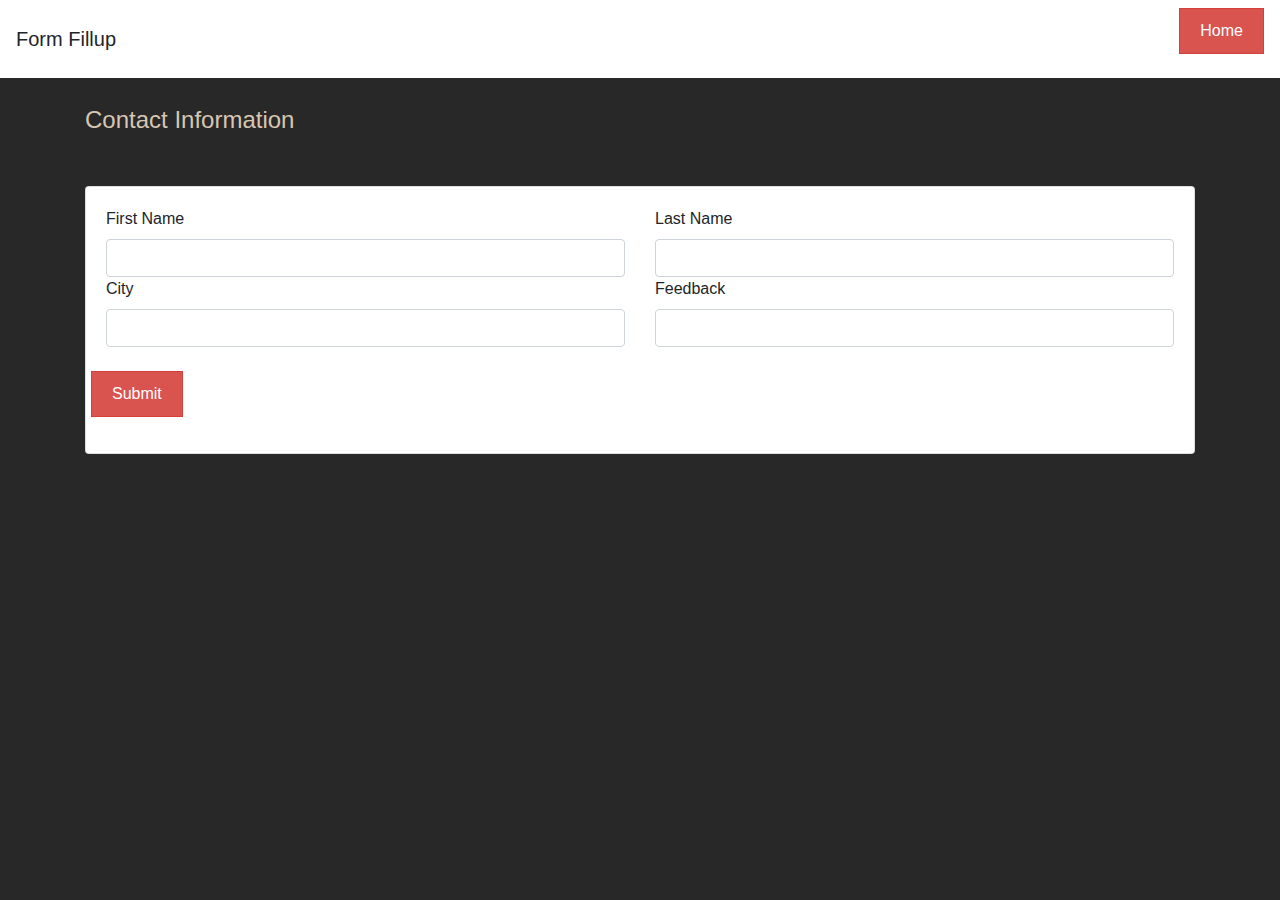
<file: contact.html>
<html>
  <head>
  <!-- Bootstrap CSS -->
    <link rel="stylesheet" href="https://stackpath.bootstrapcdn.com/bootstrap/4.5.2/css/bootstrap.min.css" integrity="sha384-JcKb8q3iqJ61gNV9KGb8thSsNjpSL0n8PARn9HuZOnIxN0hoP+VmmDGMN5t9UJ0Z" crossorigin="anonymous">
    <script src="https://code.jquery.com/jquery-3.5.1.slim.min.js" integrity="sha384-DfXdz2htPH0lsSSs5nCTpuj/zy4C+OGpamoFVy38MVBnE+IbbVYUew+OrCXaRkfj" crossorigin="anonymous"></script>
    <script src="https://cdn.jsdelivr.net/npm/popper.js@1.16.1/dist/umd/popper.min.js" integrity="sha384-9/reFTGAW83EW2RDu2S0VKaIzap3H66lZH81PoYlFhbGU+6BZp6G7niu735Sk7lN" crossorigin="anonymous"></script>
    <script src="https://stackpath.bootstrapcdn.com/bootstrap/4.5.2/js/bootstrap.min.js" integrity="sha384-B4gt1jrGC7Jh4AgTPSdUtOBvfO8shuf57BaghqFfPlYxofvL8/KUEfYiJOMMV+rV" crossorigin="anonymous"></script>
    <title>Contact</title>
      <style>

          .btn-danger{
      border-radius: 0;
      padding: 10px 20px;
            color: #fff;
    background-color: #d9534f;
    border-color: #d43f3a;
    }
  
          </style>

  </head>

    <body style="background-color:#282828;">
  <!-- Java Script -->
    <script src="https://code.jquery.com/jquery-3.5.1.slim.min.js" integrity="sha384-DfXdz2htPH0lsSSs5nCTpuj/zy4C+OGpamoFVy38MVBnE+IbbVYUew+OrCXaRkfj" crossorigin="anonymous"></script>
    <script src="https://cdn.jsdelivr.net/npm/popper.js@1.16.1/dist/umd/popper.min.js" integrity="sha384-9/reFTGAW83EW2RDu2S0VKaIzap3H66lZH81PoYlFhbGU+6BZp6G7niu735Sk7lN" crossorigin="anonymous"></script>
    <script src="https://stackpath.bootstrapcdn.com/bootstrap/4.5.2/js/bootstrap.min.js" integrity="sha384-B4gt1jrGC7Jh4AgTPSdUtOBvfO8shuf57BaghqFfPlYxofvL8/KUEfYiJOMMV+rV" crossorigin="anonymous"></script>


    <!-- Navbar-->
    <nav class="navbar navbar-white bg-white">
      <span class="navbar-brand mb-0 h1">Form Fillup</span>
    <ul class="right hide-on-med-and-down">

     <a href="index.html" class="btn btn-danger">Home</a>
    </ul>
      </nav>



    <div class="container">
      <br>

      <!--Form-->
      <form action="mailto:predicthub1234@gmail.com " method="POST" enctype="multipart/form-data" name="EmailForm">
        <fieldset>
        <legend><p style ="color :#d6c6b2;">Contact Information</p></legend><br>
          <div class="card card-body" >
            <div class="form-group  row">
            <div class="col-sm-6">
              <label for="bp">First Name</label>
              <input class="form-control" type="text" required="required" size="19" name="First-Name =">
            </div>
            <div class="col-sm-6">
                  <label for="sg">Last Name</label>
                 <input class="form-control" type="text" required="required" size="19" name="Last-Name =">
            </div>
            <div class="col-sm-6">
                  <label for="al">City</label>
                 <input class="form-control" type="text" required="required" size="19" name="city-Name =">
            </div>
            <div class="col-sm-6">
              <label for="su">Feedback</label>
              <input class="form-control" type="text" required="required" size="19" name="Feedback =">
            </div>

            <div class="form-grou">
              <br>
                <button class="btn btn-danger" type="submit">Submit</button>
                <br>

            <!--Prediction Result-->

                       </div>

                 </fieldset>
                </form>

              </div>

            </body>
           </html>
</file>
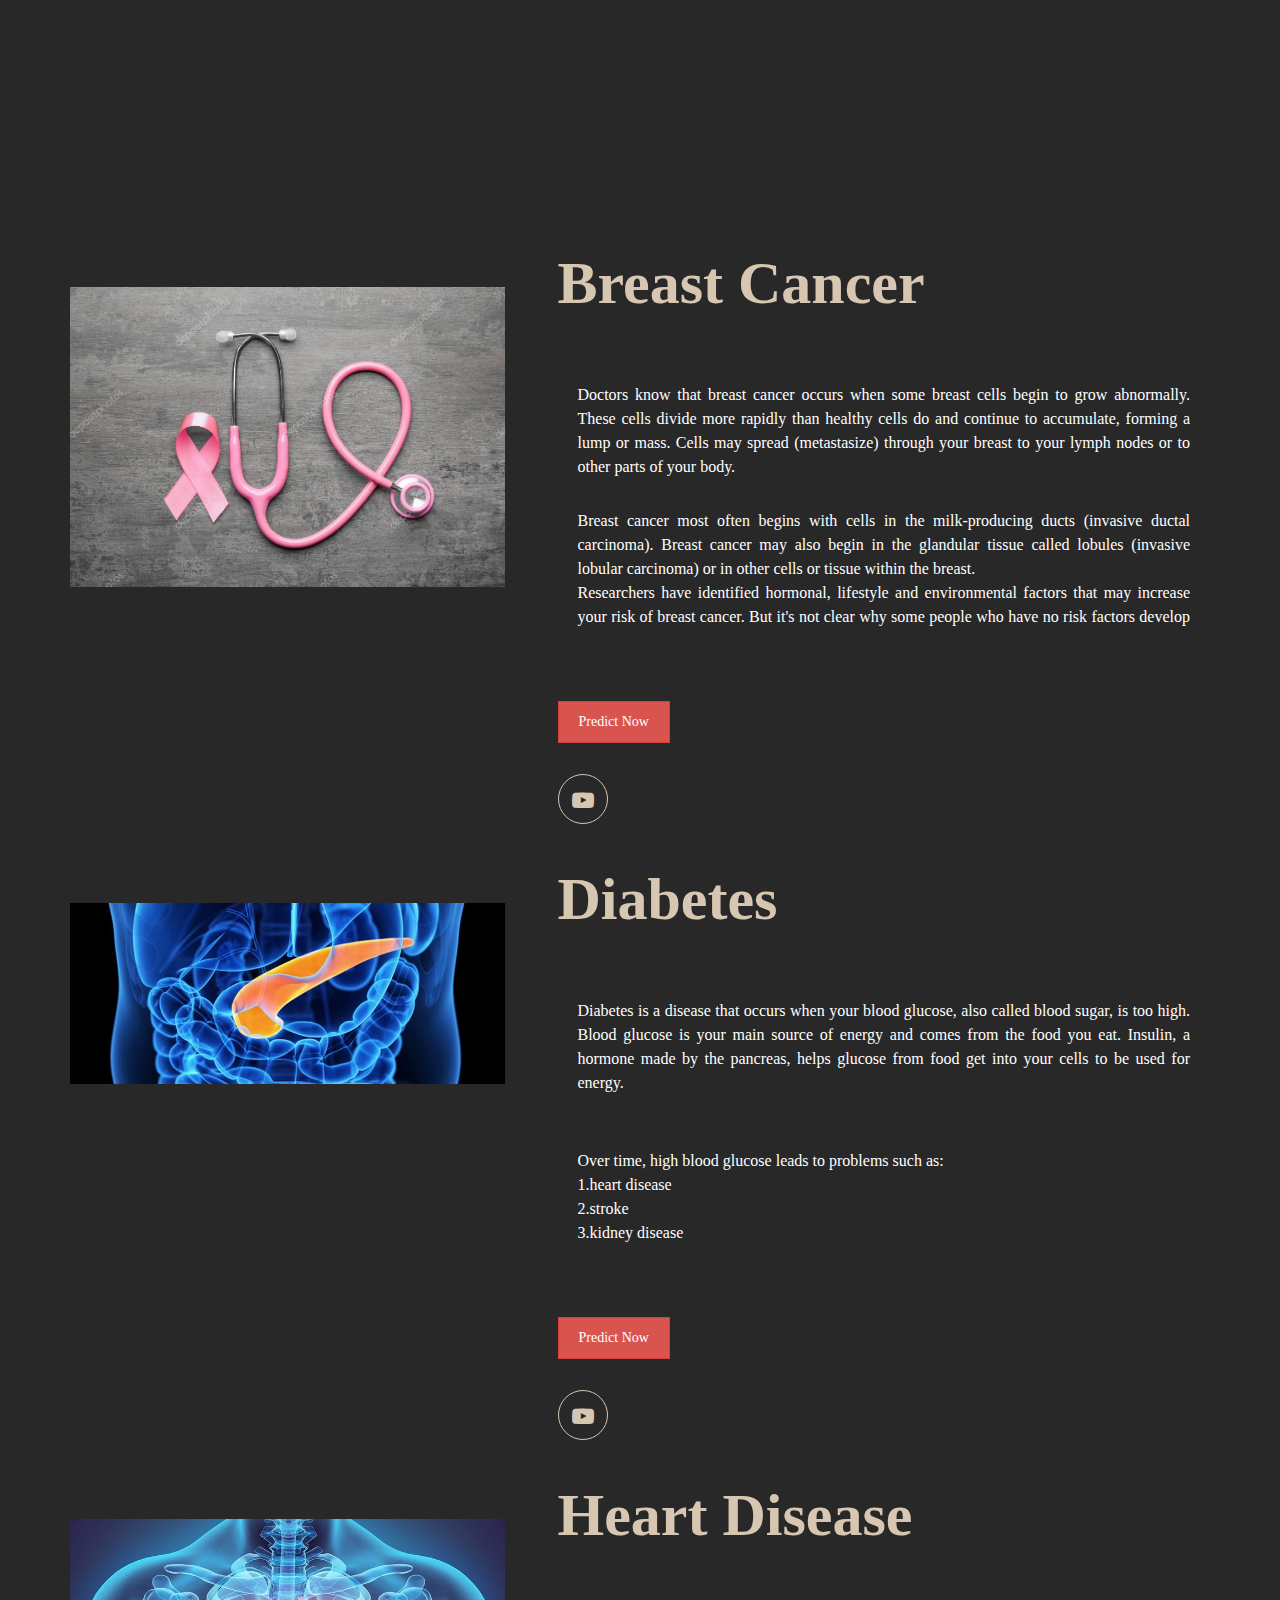
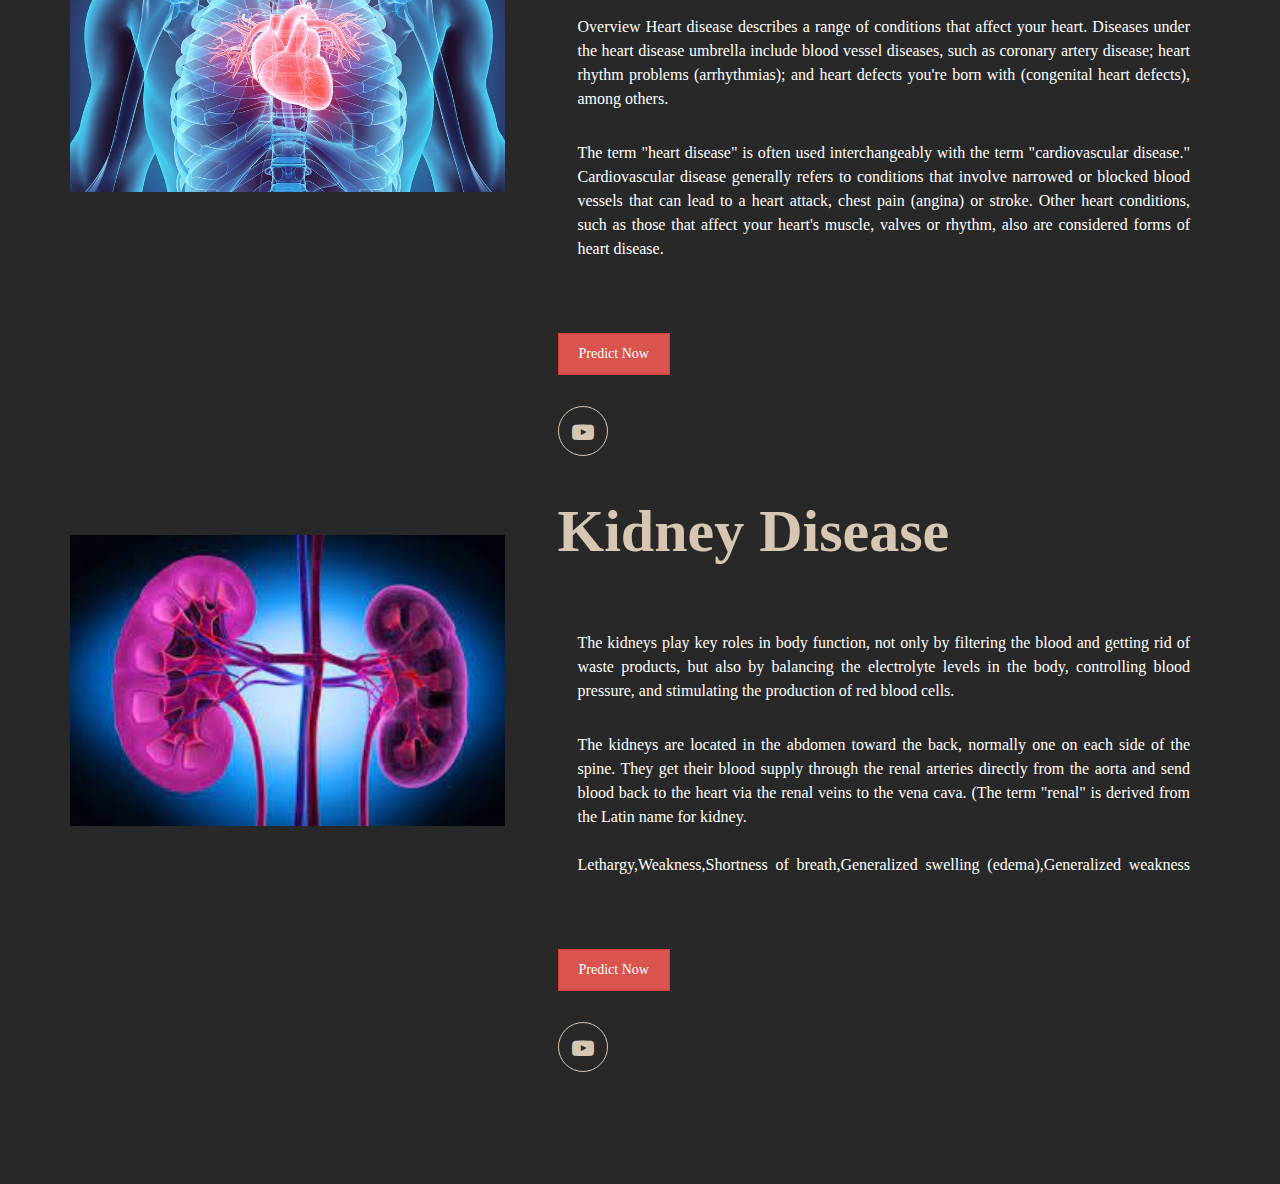
<file: ourservice/ourservice.html>
<!DOCTYPE html>
 <html lang="en">
 <head>
 	<meta charset="UTF-8">
 	<title>Our Service</title>

 	<link rel="stylesheet" href="https://maxcdn.bootstrapcdn.com/bootstrap/3.3.7/css/bootstrap.min.css">

 	<link rel="stylesheet" href="https://cdnjs.cloudflare.com/ajax/libs/font-awesome/4.7.0/css/font-awesome.min.css">

 	<style>

*{
	margin: 0;
	padding: 0;
	box-sizing: border-box;
}

::-webkit-scrollbar {
  position: absolute;
  width: 10px;
  margin-left: 100px;


}

/* Track */
::-webkit-scrollbar-track {

  box-shadow: inset 0 0 2px rgb(255, 255, 255);
  border-radius: 10px;

}

/* Handle */
::-webkit-scrollbar-thumb {
  background: rgb(248, 112, 97);
  border-radius: 50px;
}


		body{
			background: #282828;
			font-family: tahoma;
			text-align: justify;
			/* overflow: hidden; */

		}

		#about{
			padding-top: 98px;
			padding-bottom: 101px;
		}


		.fa-play{
			font-size: 100px;

		}


		#about .p-first{
			margin-bottom: 30px;
		}


		#about h2{
			margin-bottom: 47px;
			margin-top: 12px;

		}


		#about .social-link-text{
			margin-top: 50px;
			margin-bottom: 25px;

		}

		#about .about-link{
			padding-left: 0px;
		}

		#about .about-link li{
			display: inline-block;
		}

		#about .about-link li a i{
			width: 50px;
			height: 50px;
			border-radius: 50%;
			line-height: 50px;
			text-align: center;
			border: 1px solid #d6c6b2;
			margin-right: 10px;
			font-size: 22px;
			color: #d6c6b2;
			transition: all .3s;

		}


		#about .about-link li a i:hover{
			color: #222222;
			background: #d6c6b2;
			border-color: #d6c6b2;

		}


		#about .about-img img {
			position: relative;
		width: 95%;
		margin-top: 15%;
		}

		.color-3{
			color: #d6c6b2;
			font-size: 6rem;
		}


		.text-white {
			color: white;
		}
		ol{
			color: white;
			list-style-type: circle;
		}

		p{
			margin-bottom: 0;
			font-size: 16px;
			line-height: 24px;
			color: #d6c6b2;
		}

		.btn-danger{
			border-radius: 0;
			padding: 10px 20px;
		}
		.data{
			height: 30vh;
			overflow: auto;
			padding: 20px;
		}


	</style>


 </head>
 <body><br>
 <br>
 <br>
 <br>
 <br>
 <br>




 	<section id="about">
		 <div class="ball">

		 </div>

	<div class="container">
		<div class="row">
		<div class="col-md-5">
			<div class="about-img">

            <img class="man" src="bc.jpg" alt="">

			</div>
		</div>




		<br>
		<div class="col-md-7 about-right">

			<h2 class="color-3"><b>Breast Cancer</b>
			</h2>
			<div class="data">
			<p class="p-first text-white">
				Doctors know that breast cancer occurs when some breast cells begin to grow abnormally. These cells divide more rapidly than healthy cells do and continue to accumulate, forming a lump or mass. Cells may spread (metastasize) through your breast to your lymph nodes or to other parts of your body.</p>
			<p class="text-white">
				Breast cancer most often begins with cells in the milk-producing ducts (invasive ductal carcinoma). Breast cancer may also begin in the glandular tissue called lobules (invasive lobular carcinoma) or in other cells or tissue within the breast.
			</p>
			<p class="text-white">Researchers have identified hormonal, lifestyle and environmental factors that may increase your risk of breast cancer. But it's not clear why some people who have no risk factors develop cancer, yet other people with risk factors never do. It's likely that breast cancer is caused by a complex interaction of your genetic makeup and your environment.
<br>
				Signs and symptoms of breast cancer may include:
   <br>1.A breast lump or thickening that feels different from the surrounding tissue
   <br>2.Change in the size, shape or appearance of a breast
   <br>3.Changes to the skin over the breast, such as dimpling
   <br>4.A newly inverted nipple
   <br>5.Peeling, scaling, crusting or flaking of the pigmented area of skin surrounding the nipple (areola) or breast skin
   <br>6.Redness or pitting of the skin over your breast, like the skin of an orange

				</p>
			</div>
			<h3 class="color-3 social-link-text">
				<a href="https://breastcancer1disease.herokuapp.com/" class="btn btn-danger">Predict Now</a>
			</h3>

			<ul class="about-link">

				<li><a href="https://youtu.be/Ig1-n4X8pCY"><i class="fa fa-youtube-play"></i></a></li>

			</ul>


		</div>

		</div>
	</div>
	<div class="container">
		<div class="row">
		<div class="col-md-5">
			<div class="about-img">

            <img class="man" src="d.jpg" alt="">

			</div>
		</div>
		<br>
		<div class="col-md-7 about-right">

			<h2 class="color-3"><b>Diabetes</b>
			</h2>
			<div class="data">
			<p class="p-first text-white">
				Diabetes is a disease that occurs when your blood glucose, also called blood sugar, is too high. Blood glucose is your main source of energy and comes from the food you eat. Insulin, a hormone made by the pancreas, helps glucose from food get into your cells to be used for energy.
			</p>
			<p class="text-white">
				<br>
				Over time, high blood glucose leads to problems such as:
				<br>
				1.heart disease
				<br>2.stroke
				<br>3.kidney disease
				<br>4.eye problems
				<br>5.dental disease
				<br>6.nerve damage
				<br>7.foot problems
			</p>
			</div>
			<h3 class="color-3 social-link-text">
				<a href="https://diabetes2disease.herokuapp.com/" class="btn btn-danger">Predict Now</a>
			</h3>

			<ul class="about-link">

				<li><a href="https://youtu.be/wNnw9Luiv2M"><i class="fa fa-youtube-play"></i></a></li>
		 </ul>


		</div>

		</div>
	</div>
	<div class="container">
		<div class="row">
		<div class="col-md-5">
			<div class="about-img">

            <img class="man" src="h.jpg" alt="">

			</div>
		</div>
		<br>
		<div class="col-md-7 about-right">

			<h2 class="color-3"><b>Heart Disease</b>
			</h2>
			<div class="data">
			<p class="p-first text-white">
				Overview
Heart disease describes a range of conditions that affect your heart. Diseases under the heart disease umbrella include blood vessel diseases, such as coronary artery disease; heart rhythm problems (arrhythmias); and heart defects you're born with (congenital heart defects), among others.
			</p>
			<p class="text-white">
				The term "heart disease" is often used interchangeably with the term "cardiovascular disease." Cardiovascular disease generally refers to conditions that involve narrowed or blocked blood vessels that can lead to a heart attack, chest pain (angina) or stroke. Other heart conditions, such as those that affect your heart's muscle, valves or rhythm, also are considered forms of heart disease.
			</p>
			<p class="text-white">
				<br>
				Many forms of heart disease can be prevented or treated with healthy lifestyle choices.
<br>
Symptoms
Chest pain, chest tightness, chest pressure and chest discomfort (angina)
Shortness of breath
Pain, numbness, weakness or coldness in your legs or arms if the blood vessels in those parts of your body are narrowed
Pain in the neck, jaw, throat, upper abdomen or back
			</p>
			</div>
			<h3 class="color-3 social-link-text">
				<a href="https://heart3disease.herokuapp.com/" class="btn btn-danger">Predict Now</a>
			</h3>

			<ul class="about-link">
				<li><a href="https://youtu.be/aXDaBuPSvJs"><i class="fa fa-youtube-play"></i></a></li>

			</ul>


		</div>

		</div>
	</div>
	<div class="container">
		<div class="row">
		<div class="col-md-5">
			<div class="about-img">

            <img class="man" src="k.jpg" alt="">

			</div>
		</div>
		<br>
		<div class="col-md-7 about-right">

			<h2 class="color-3"><b>Kidney Disease</b>
			</h2>
			<div class="data">
			<p class="p-first text-white">
				The kidneys play key roles in body function, not only by filtering the blood and getting rid of waste products, but also by balancing the electrolyte levels in the body, controlling blood pressure, and stimulating the production of red blood cells.
			</p>
			<p class="text-white">
				The kidneys are located in the abdomen toward the back, normally one on each side of the spine. They get their blood supply through the renal arteries directly from the aorta and send blood back to the heart via the renal veins to the vena cava. (The term "renal" is derived from the Latin name for kidney.
			</p>
			<p class="text-white">
				<br>
				Lethargy,Weakness,Shortness of breath,Generalized swelling (edema),Generalized weakness due to anemia,Loss of appetite,Lethargy,Fatigue,Congestive heart failure,Metabolic acidosis,High blood potassium (hyperkalemia),Fatal heart rhythm disturbances (arrhythmias) including ventricular tachycardia and ventricular fibrillation,Rising urea levels in the blood (uremia) may lead to brain encephalopathy, pericarditis (inflammation of the heart lining), or low calcium blood levels (hypocalcemia)
			</p>
			</div>
			<h3 class="color-3 social-link-text">
				<a href="https://kidney4disease.herokuapp.com/" class="btn btn-danger">Predict Now</a>
			</h3>

			<ul class="about-link">

				<li><a href="https://youtu.be/fv53QZRk4hs"><i class="fa fa-youtube-play"></i></a></li>

			</ul>


		</div>

		</div>
	</div>
	<div class="container">
		<div class="row">
		<div class="col-md-5">



		</div>

		</div>
	</div>

 	</section>

 </body>
 </html>
</file>
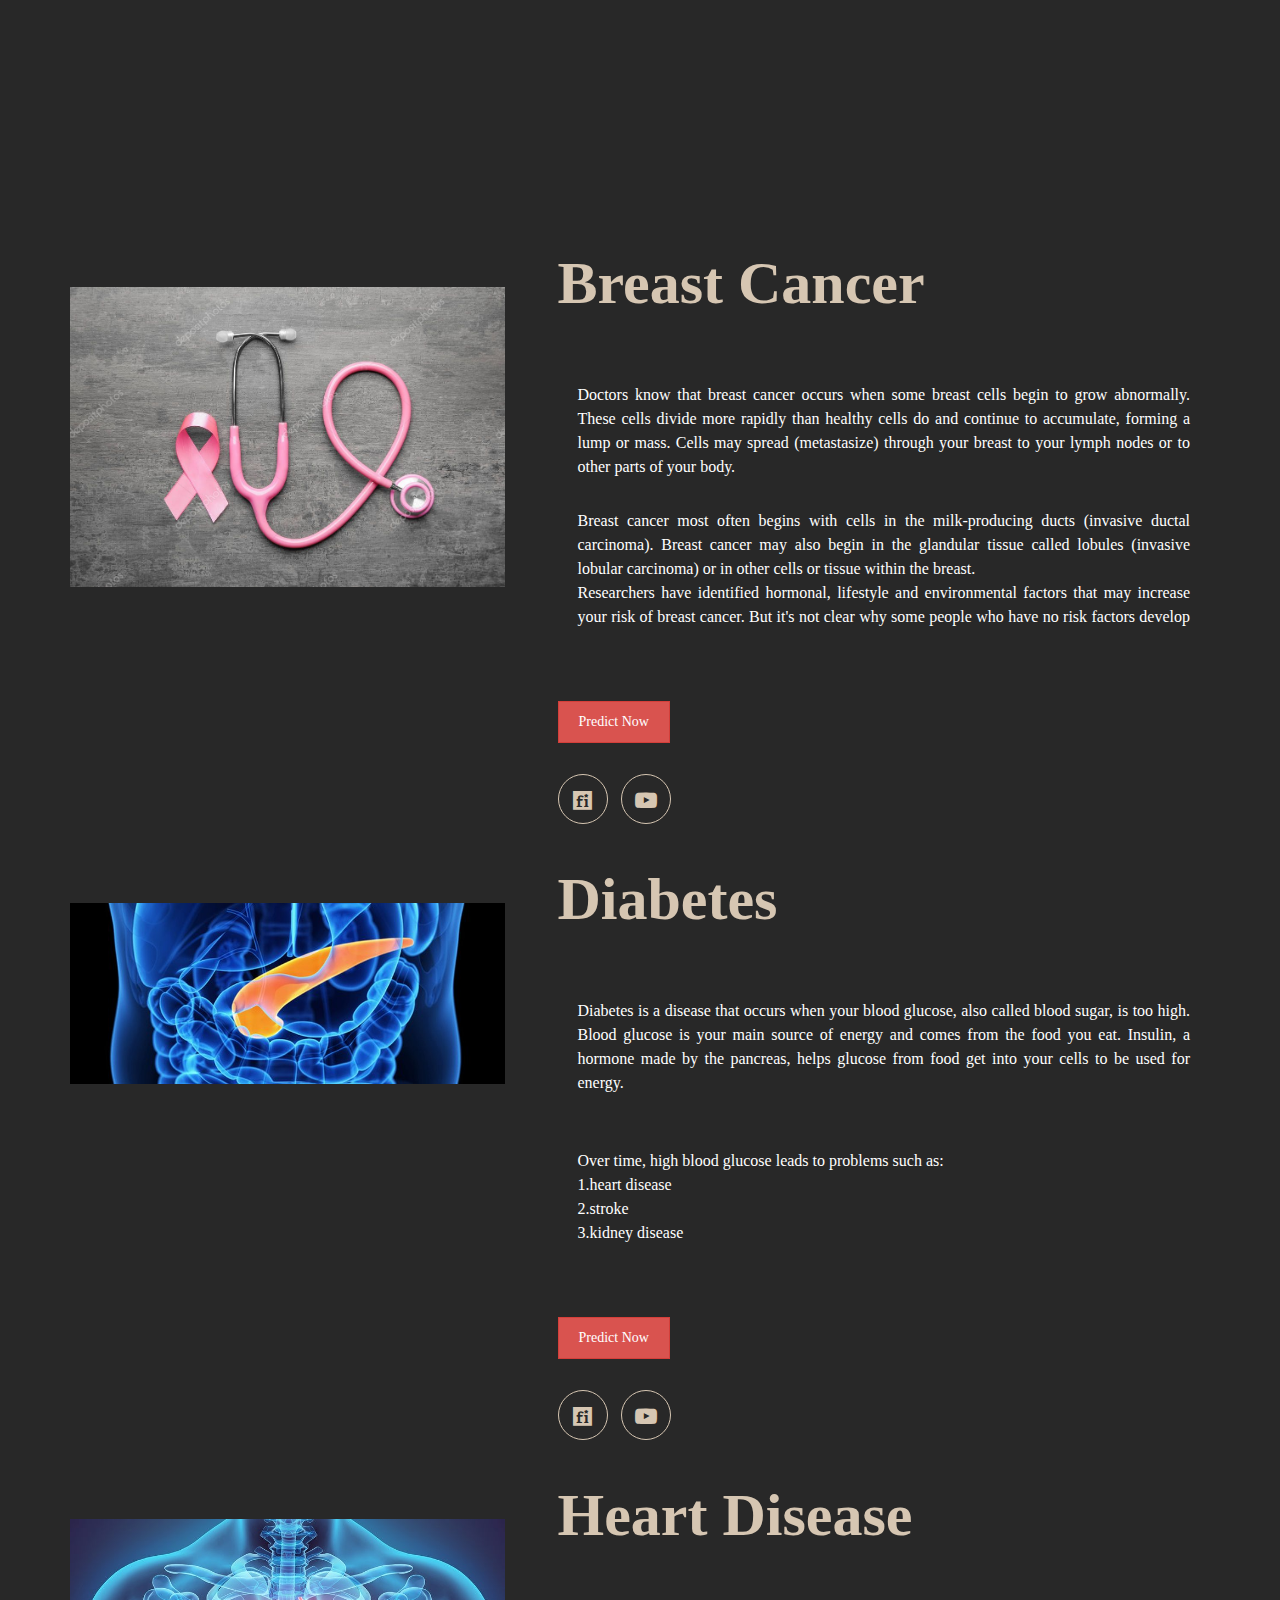
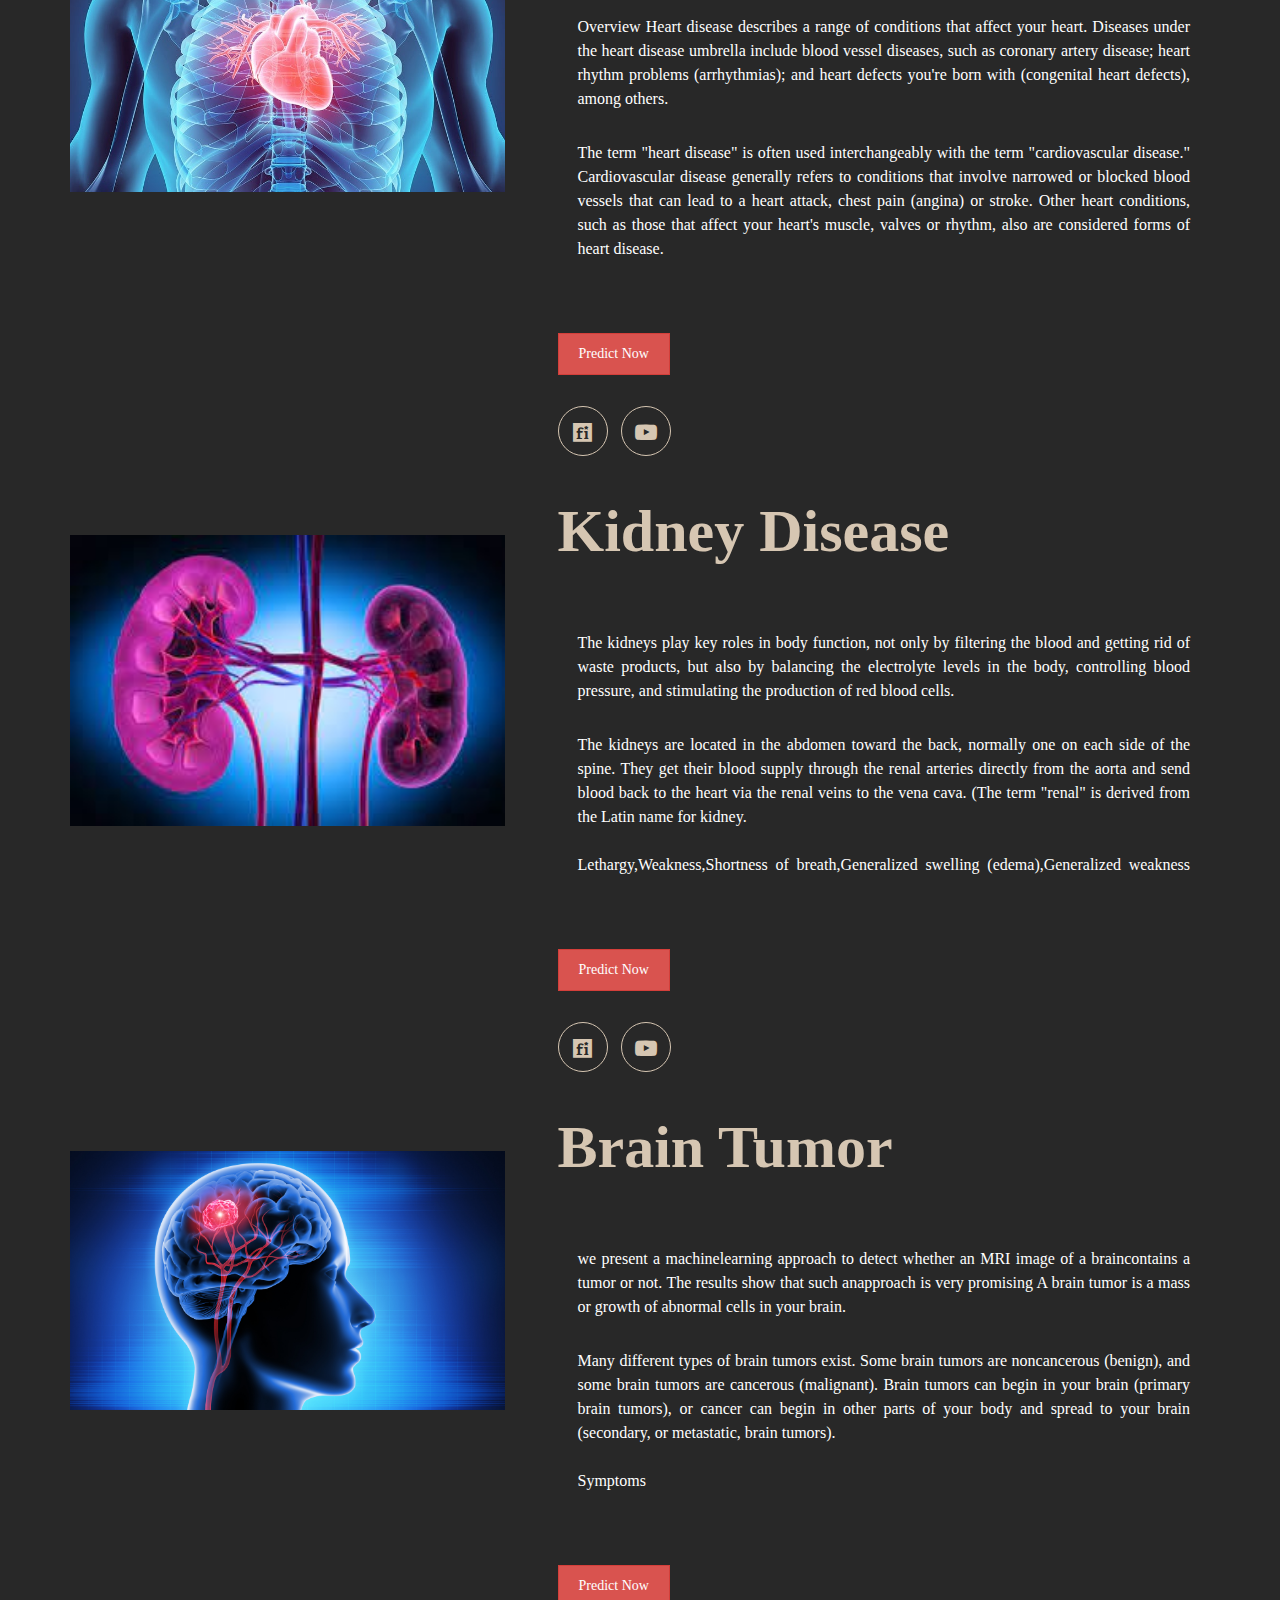
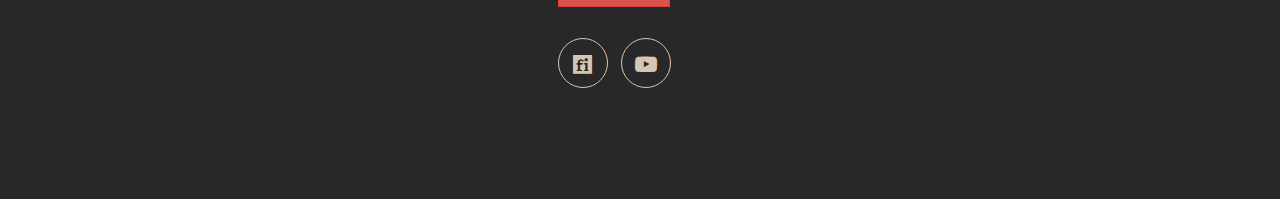
<file: images/about me section/about.html>
<!DOCTYPE html>
 <html lang="en">
 <head>
 	<meta charset="UTF-8">
 	<title>amazing section</title>
 	
 	<link rel="stylesheet" href="https://maxcdn.bootstrapcdn.com/bootstrap/3.3.7/css/bootstrap.min.css">
 	
 	<link rel="stylesheet" href="https://cdnjs.cloudflare.com/ajax/libs/font-awesome/4.7.0/css/font-awesome.min.css">
 	
 	<style>
	 
*{
	margin: 0;
	padding: 0;
	box-sizing: border-box;
}	 

::-webkit-scrollbar {
  position: absolute;
  width: 10px;
  margin-left: 100px;
  

}

/* Track */
::-webkit-scrollbar-track {

  box-shadow: inset 0 0 2px rgb(255, 255, 255);
  border-radius: 10px;
  
}

/* Handle */
::-webkit-scrollbar-thumb {
  background: rgb(248, 112, 97);
  border-radius: 50px;
}


		body{
			background: #282828;
			font-family: tahoma;
			text-align: justify;
			/* overflow: hidden; */
			
		}
	 
		#about{
			padding-top: 98px;
			padding-bottom: 101px;
		}
	 
		
		.fa-play{
			font-size: 100px;
			
		}
		
		
		#about .p-first{
			margin-bottom: 30px;
		}
		
		
		#about h2{
			margin-bottom: 47px;
			margin-top: 12px;
			
		}
		
		
		#about .social-link-text{
			margin-top: 50px;
			margin-bottom: 25px;			
			
		}
		
		#about .about-link{
			padding-left: 0px;
		}
		
		#about .about-link li{
			display: inline-block;
		}
		
		#about .about-link li a i{
			width: 50px;
			height: 50px;
			border-radius: 50%;
			line-height: 50px;
			text-align: center;
			border: 1px solid #d6c6b2;
			margin-right: 10px;
			font-size: 22px;
			color: #d6c6b2;
			transition: all .3s;
			
		}
		
		
		#about .about-link li a i:hover{
			color: #222222;
			background: #d6c6b2;
			border-color: #d6c6b2;
			
		}
	 
		
		#about .about-img img {
			position: relative;
		width: 95%;	
		margin-top: 15%;
		}
		
		.color-3{
			color: #d6c6b2;
			font-size: 6rem;
		}
		
		
		.text-white {
			color: white;
		}
		ol{
			color: white;
			list-style-type: circle;
		}
		
		p{
			margin-bottom: 0;
			font-size: 16px;
			line-height: 24px;
			color: #d6c6b2;
		}
		
		.btn-danger{
			border-radius: 0;
			padding: 10px 20px;
		}
		.data{
			height: 30vh;
			overflow: auto;
			padding: 20px;
		}
	
		
	</style>
 	
 	
 </head>
 <body><br>
 <br>
 <br>
 <br>
 <br>
 <br>
 	
 	<section id="about">
		 <div class="ball">

		 </div>
 		
	<div class="container">
		<div class="row">
		<div class="col-md-5">
			<div class="about-img">
            
            <img class="man" src="bc.jpg" alt="">
            
			</div>
		</div>
		<br>
		<div class="col-md-7 about-right">
			
			<h2 class="color-3"><b>Breast Cancer</b>
			</h2>
			<div class="data">
			<p class="p-first text-white">
				Doctors know that breast cancer occurs when some breast cells begin to grow abnormally. These cells divide more rapidly than healthy cells do and continue to accumulate, forming a lump or mass. Cells may spread (metastasize) through your breast to your lymph nodes or to other parts of your body.</p>
			<p class="text-white">
				Breast cancer most often begins with cells in the milk-producing ducts (invasive ductal carcinoma). Breast cancer may also begin in the glandular tissue called lobules (invasive lobular carcinoma) or in other cells or tissue within the breast.
			</p>
			<p class="text-white">Researchers have identified hormonal, lifestyle and environmental factors that may increase your risk of breast cancer. But it's not clear why some people who have no risk factors develop cancer, yet other people with risk factors never do. It's likely that breast cancer is caused by a complex interaction of your genetic makeup and your environment.
<br>
				Signs and symptoms of breast cancer may include:
   <br>1.A breast lump or thickening that feels different from the surrounding tissue
   <br>2.Change in the size, shape or appearance of a breast
   <br>3.Changes to the skin over the breast, such as dimpling
   <br>4.A newly inverted nipple
   <br>5.Peeling, scaling, crusting or flaking of the pigmented area of skin surrounding the nipple (areola) or breast skin
   <br>6.Redness or pitting of the skin over your breast, like the skin of an orange
	
				</p>
			</div>
			<h3 class="color-3 social-link-text">
				<button class="btn btn-danger">Predict Now</button>
			</h3>
			
			<ul class="about-link">
				<li><a href=""><i class="fa fa-fonticons"></i></a></li>
				<li><a href=""><i class="fa fa-youtube-play"></i></a></li>
		 
			</ul>
		 
			
		</div>
	 
		</div>
	</div>
	<div class="container">
		<div class="row">
		<div class="col-md-5">
			<div class="about-img">
            
            <img class="man" src="d.jpg" alt="">
            
			</div>
		</div>
		<br>
		<div class="col-md-7 about-right">
			
			<h2 class="color-3"><b>Diabetes</b>
			</h2>
			<div class="data">
			<p class="p-first text-white">
				Diabetes is a disease that occurs when your blood glucose, also called blood sugar, is too high. Blood glucose is your main source of energy and comes from the food you eat. Insulin, a hormone made by the pancreas, helps glucose from food get into your cells to be used for energy.
			</p>
			<p class="text-white">
				<br>
				Over time, high blood glucose leads to problems such as:
				<br>
				1.heart disease
				<br>2.stroke
				<br>3.kidney disease
				<br>4.eye problems
				<br>5.dental disease
				<br>6.nerve damage
				<br>7.foot problems
			</p>
			</div>
			<h3 class="color-3 social-link-text">
				<button class="btn btn-danger">Predict Now</button>
			</h3>
			
			<ul class="about-link">
				<li><a href=""><i class="fa fa-fonticons"></i></a></li>
				<li><a href=""><i class="fa fa-youtube-play"></i></a></li>
		 </ul>
		 
			
		</div>
	 
		</div>
	</div>
	<div class="container">
		<div class="row">
		<div class="col-md-5">
			<div class="about-img">
            
            <img class="man" src="h.jpg" alt="">
            
			</div>
		</div>
		<br>
		<div class="col-md-7 about-right">
			
			<h2 class="color-3"><b>Heart Disease</b>
			</h2>
			<div class="data">
			<p class="p-first text-white">
				Overview
Heart disease describes a range of conditions that affect your heart. Diseases under the heart disease umbrella include blood vessel diseases, such as coronary artery disease; heart rhythm problems (arrhythmias); and heart defects you're born with (congenital heart defects), among others.
			</p>
			<p class="text-white">
				The term "heart disease" is often used interchangeably with the term "cardiovascular disease." Cardiovascular disease generally refers to conditions that involve narrowed or blocked blood vessels that can lead to a heart attack, chest pain (angina) or stroke. Other heart conditions, such as those that affect your heart's muscle, valves or rhythm, also are considered forms of heart disease.
			</p>
			<p class="text-white">
				<br>
				Many forms of heart disease can be prevented or treated with healthy lifestyle choices.
<br>
Symptoms
Chest pain, chest tightness, chest pressure and chest discomfort (angina)
Shortness of breath
Pain, numbness, weakness or coldness in your legs or arms if the blood vessels in those parts of your body are narrowed
Pain in the neck, jaw, throat, upper abdomen or back
			</p>
			</div>
			<h3 class="color-3 social-link-text">
				<button class="btn btn-danger">Predict Now</button>
			</h3>
			
			<ul class="about-link">
				<li><a href=""><i class="fa fa-fonticons"></i></a></li>
				<li><a href=""><i class="fa fa-youtube-play"></i></a></li>
		 
			</ul>
		 
			
		</div>
	 
		</div>
	</div>
	<div class="container">
		<div class="row">
		<div class="col-md-5">
			<div class="about-img">
            
            <img class="man" src="k.jpg" alt="">
            
			</div>
		</div>
		<br>
		<div class="col-md-7 about-right">
			
			<h2 class="color-3"><b>Kidney Disease</b>
			</h2>
			<div class="data">
			<p class="p-first text-white">
				The kidneys play key roles in body function, not only by filtering the blood and getting rid of waste products, but also by balancing the electrolyte levels in the body, controlling blood pressure, and stimulating the production of red blood cells.
			</p>
			<p class="text-white">
				The kidneys are located in the abdomen toward the back, normally one on each side of the spine. They get their blood supply through the renal arteries directly from the aorta and send blood back to the heart via the renal veins to the vena cava. (The term "renal" is derived from the Latin name for kidney.
			</p>
			<p class="text-white">
				<br>
				Lethargy,Weakness,Shortness of breath,Generalized swelling (edema),Generalized weakness due to anemia,Loss of appetite,Lethargy,Fatigue,Congestive heart failure,Metabolic acidosis,High blood potassium (hyperkalemia),Fatal heart rhythm disturbances (arrhythmias) including ventricular tachycardia and ventricular fibrillation,Rising urea levels in the blood (uremia) may lead to brain encephalopathy, pericarditis (inflammation of the heart lining), or low calcium blood levels (hypocalcemia)
			</p>
			</div>
			<h3 class="color-3 social-link-text">
				<button class="btn btn-danger">Predict Now</button>
			</h3>
			
			<ul class="about-link">
				<li><a href=""><i class="fa fa-fonticons"></i></a></li>
				<li><a href=""><i class="fa fa-youtube-play"></i></a></li>
		 
			</ul>
		 
			
		</div>
	 
		</div>
	</div>
	<div class="container">
		<div class="row">
		<div class="col-md-5">
			<div class="about-img">
            
            <img class="man" src="b.jpg" alt="">
            
			</div>
		</div>
		<br>
		<div class="col-md-7 about-right">
			
			<h2 class="color-3"><b>Brain Tumor</b>
			</h2>
			<div class="data">
			<p class="p-first text-white">
				we present a machinelearning approach to detect whether an MRI image of a braincontains a tumor or not. The results show that such anapproach is very promising
A brain tumor is a mass or growth of abnormal cells in your brain.
			</p>
			<p class="text-white">
				Many different types of brain tumors exist. Some brain tumors are noncancerous (benign), and some brain tumors are cancerous (malignant). Brain tumors can begin in your brain (primary brain tumors), or cancer can begin in other parts of your body and spread to your brain (secondary, or metastatic, brain tumors).
			</p>
			<p class="text-white">
				<br>
				Symptoms
<br>The signs and symptoms of a brain tumor vary greatly and depend on the brain tumor's size, location and rate of growth.
<br>
General signs and symptoms caused by brain tumors may include:
<br>
<br>1.New onset or change in pattern of headaches
<br>2.Headaches that gradually become more frequent and more severe
<br>3.Unexplained nausea or vomiting
<br>4.Vision problems, such as blurred vision, double vision or loss of peripheral vision
<br>5.Gradual loss of sensation or movement in an arm or a leg
<br>6.Difficulty with balance
<br>7.Speech difficulties
<br>8.Confusion in everyday matters
<br>9.Personality or behavior changes
<br>10.Seizures, especially in someone who doesn't have a history of seizures
<br>11.Hearing problems

			</p>
			</div>
			<h3 class="color-3 social-link-text">
				<button class="btn btn-danger">Predict Now</button>
			</h3>
			
			<ul class="about-link">
				<li><a href=""><i class="fa fa-fonticons"></i></a></li>
				<li><a href=""><i class="fa fa-youtube-play"></i></a></li>
		 
			</ul>
		 
			
		</div>
	 
		</div>
	</div>
  
 	</section>
 	 
 </body>
 </html>
</file>
